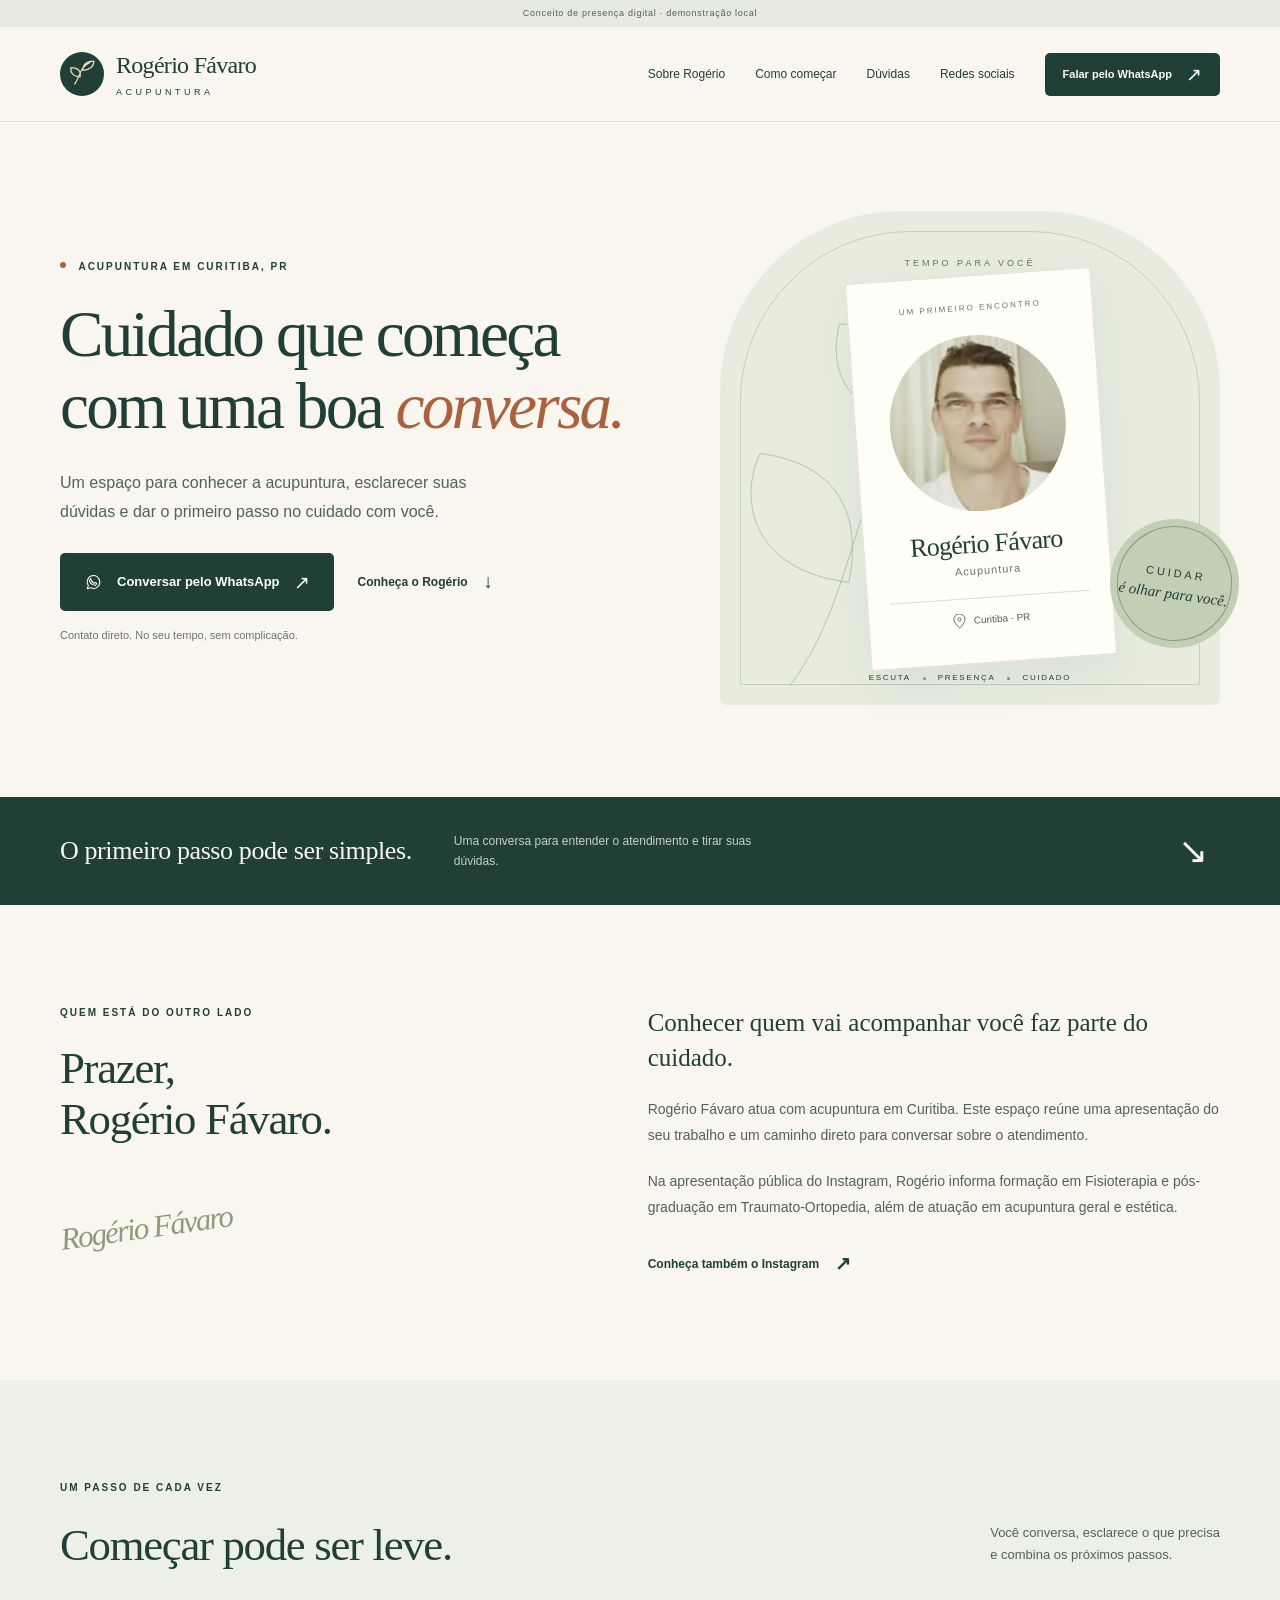
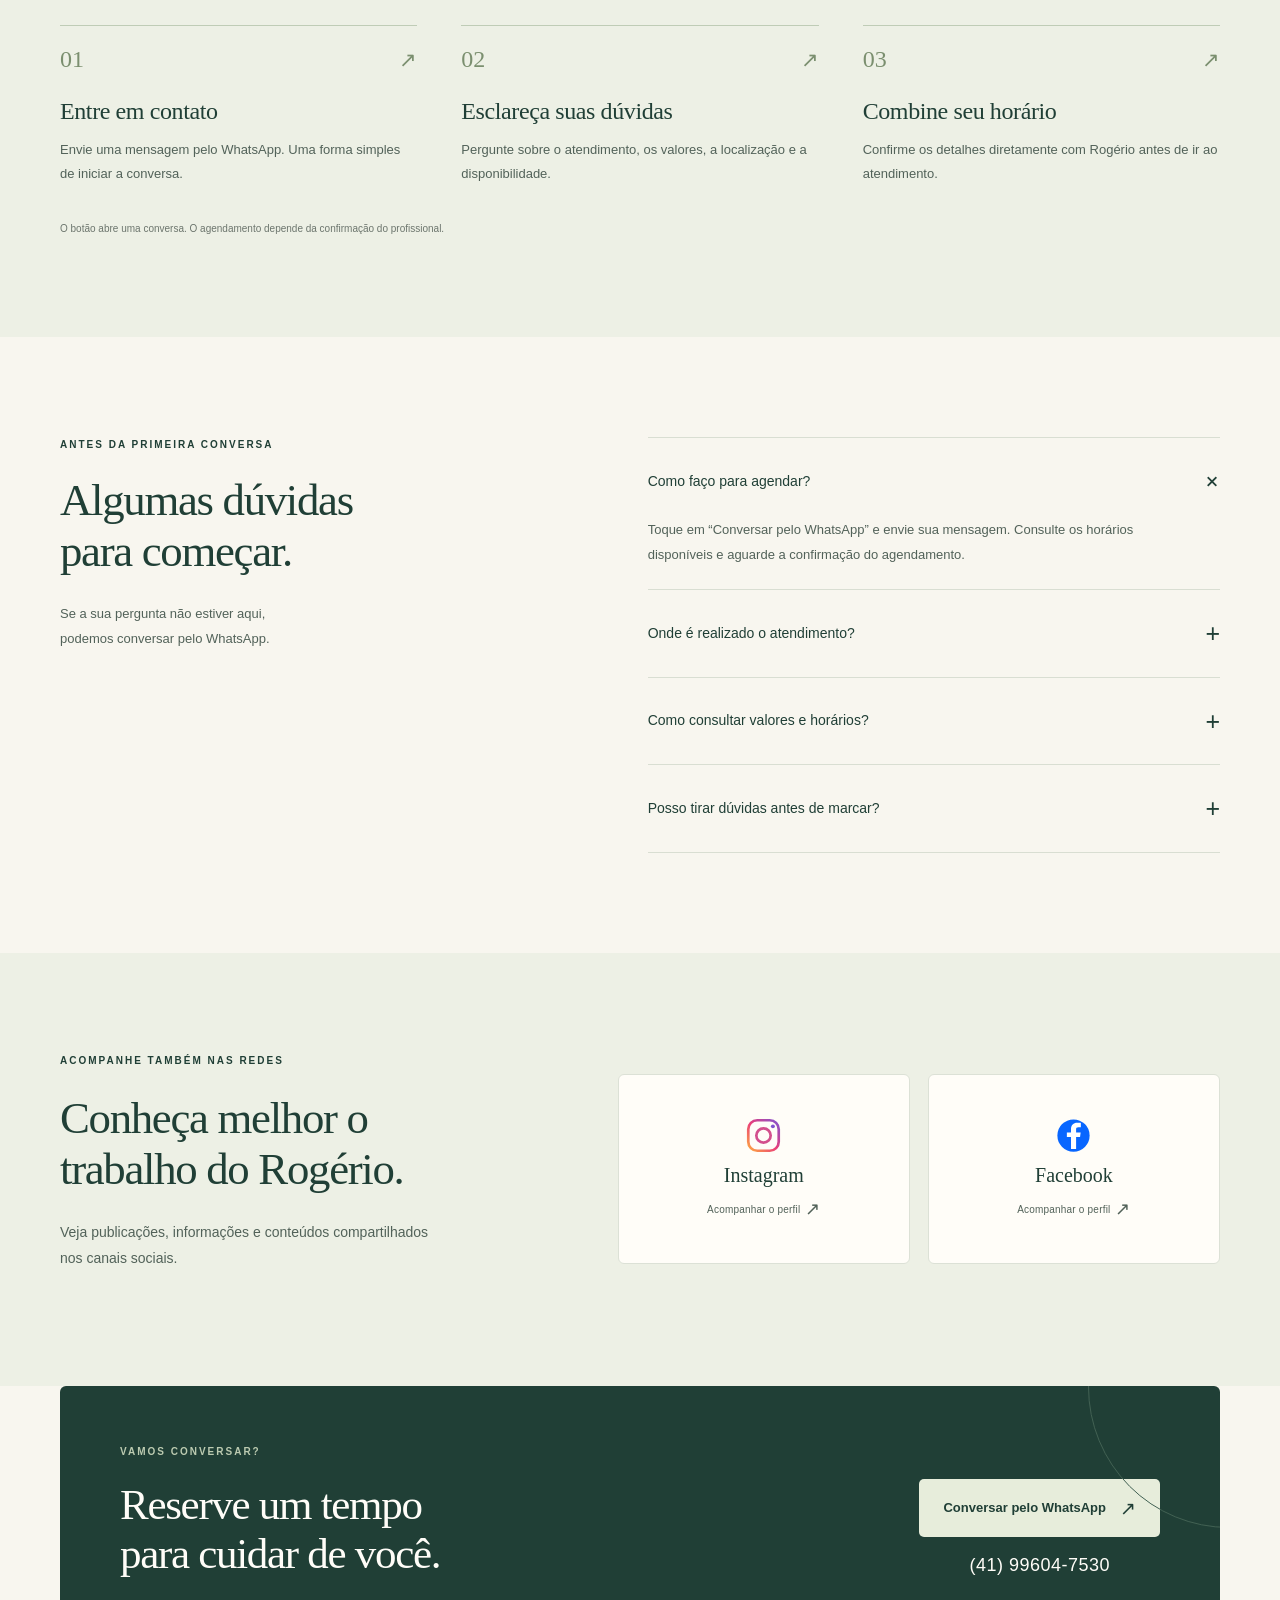
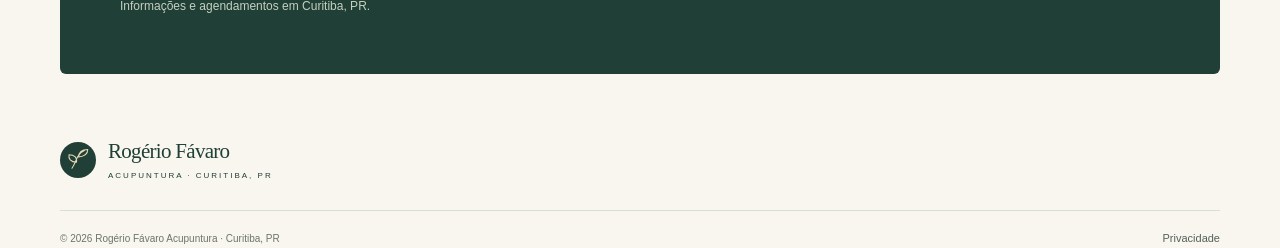
<file: index.html>
<!doctype html>
<html lang="pt-BR">
<head>
  <meta charset="UTF-8">
  <meta name="viewport" content="width=device-width, initial-scale=1">
  <meta name="robots" content="noindex, nofollow">
  <meta name="theme-color" content="#203f36">
  <meta name="description" content="Conheça a proposta de Rogério Fávaro Acupuntura em Curitiba. Informações e agendamentos pelo WhatsApp.">
  <title>Rogério Fávaro Acupuntura • Curitiba</title>
  <link rel="icon" href="assets/marca.svg" type="image/svg+xml">
  <link rel="stylesheet" href="styles.css">
  <script src="site.js" defer></script>
</head>
<body>
  <a class="skip" href="#conteudo">Pular para o conteúdo</a>
  <div class="concept-note">Conceito de presença digital · demonstração local</div>
  <header class="site-header">
    <div class="container header-inner">
      <a class="brand" href="#inicio" aria-label="Rogério Fávaro Acupuntura — início">
        <img src="assets/marca.svg" alt="" width="44" height="44">
        <span>Rogério Fávaro<small>ACUPUNTURA</small></span>
      </a>
      <button class="menu-toggle" aria-expanded="false" aria-controls="navigation" aria-label="Abrir menu"><span></span><span></span></button>
      <nav id="navigation" aria-label="Navegação principal">
        <a href="#sobre">Sobre Rogério</a><a href="#atendimento">Como começar</a><a href="#duvidas">Dúvidas</a><a href="#redes">Redes sociais</a>
        <a class="button button-small" data-whatsapp href="https://wa.me/5541996047530?text=Ol%C3%A1%2C%20Rog%C3%A9rio!%20Gostaria%20de%20informa%C3%A7%C3%B5es%20sobre%20o%20atendimento%20com%20acupuntura." target="_blank" rel="noopener noreferrer">Falar pelo WhatsApp <span aria-hidden="true">↗</span></a>
      </nav>
    </div>
  </header>
  <main id="conteudo">
    <section class="hero container" id="inicio" aria-labelledby="hero-heading">
      <div class="hero-copy">
        <p class="eyebrow"><span class="status-dot"></span> ACUPUNTURA EM CURITIBA, PR</p>
        <h1 id="hero-heading">Cuidado que começa com uma boa <em>conversa.</em></h1>
        <p class="hero-description">Um espaço para conhecer a acupuntura, esclarecer suas dúvidas e dar o primeiro passo no cuidado com você.</p>
        <div class="hero-actions">
          <a class="button" data-whatsapp href="https://wa.me/5541996047530?text=Ol%C3%A1%2C%20Rog%C3%A9rio!%20Gostaria%20de%20informa%C3%A7%C3%B5es%20sobre%20o%20atendimento%20com%20acupuntura." target="_blank" rel="noopener noreferrer"><svg viewBox="0 0 24 24" width="19" height="19" aria-hidden="true"><path d="M20 11.5a8 8 0 0 1-11.9 7L4 20l1.5-4.1A8 8 0 1 1 20 11.5Z"/><path d="M9 8c0 3 1 4 4 5l1-1 2 1c0 2-2 3-4 2-3-1-5-3-5-6l1-2Z"/></svg>Conversar pelo WhatsApp <span aria-hidden="true">↗</span></a>
          <a class="text-link" href="#sobre">Conheça o Rogério <span aria-hidden="true">↓</span></a>
        </div>
        <p class="contact-hint">Contato direto. No seu tempo, sem complicação.</p>
      </div>
      <div class="hero-art" aria-label="Apresentação de Rogério Fávaro">
        <span class="art-label">TEMPO PARA VOCÊ</span>
        <svg class="botanical" viewBox="0 0 400 480" fill="none" aria-hidden="true"><path d="M70 460C160 340 126 192 295 44"/><path d="M134 348C28 335 15 258 38 209c73 9 113 54 96 139ZM157 280c100-9 151-78 130-133-84 7-133 63-130 133ZM207 174c-72-6-97-53-83-105 55 3 95 48 83 105ZM260 92c60-5 86-39 83-76-55-5-83 32-83 76Z"/></svg>
        <div class="portrait-card">
          <span class="portrait-caption">UM PRIMEIRO ENCONTRO</span>
          <div class="portrait-frame"><img id="portrait" src="assets/rogerio-favaro.jpg" width="176" height="176" alt="Rogério Fávaro, foto do perfil público do Instagram"><span class="portrait-fallback" aria-hidden="true">RF</span></div>
          <h2>Rogério Fávaro</h2>
          <p>Acupuntura</p>
          <span class="portrait-location"><svg width="14" height="16" viewBox="0 0 16 20" aria-hidden="true"><path d="M8 18S1 11 1 7a7 7 0 1 1 14 0c0 4-7 11-7 11Z"/><circle cx="8" cy="7" r="2"/></svg> Curitiba · PR</span>
        </div>
        <div class="art-seal"><span>CUIDAR</span><span>é olhar para você.</span></div>
        <span class="art-footnote">ESCUTA <i></i> PRESENÇA <i></i> CUIDADO</span>
      </div>
    </section>
    <div class="intro-band"><div class="container"><p>O primeiro passo pode ser simples.</p><span>Uma conversa para entender o atendimento e tirar suas dúvidas.</span><a href="#atendimento" aria-label="Entender como começar">↘</a></div></div>
    <section class="about section container" id="sobre" aria-labelledby="about-heading">
      <div class="section-heading"><p class="eyebrow">QUEM ESTÁ DO OUTRO LADO</p><h2 id="about-heading">Prazer,<br>Rogério Fávaro.</h2><div class="signature" aria-hidden="true">Rogério Fávaro</div></div>
      <div class="about-copy"><p class="lead">Conhecer quem vai acompanhar você faz parte do cuidado.</p><p>Rogério Fávaro atua com acupuntura em Curitiba. Este espaço reúne uma apresentação do seu trabalho e um caminho direto para conversar sobre o atendimento.</p><p>Na apresentação pública do Instagram, Rogério informa formação em Fisioterapia e pós-graduação em Traumato-Ortopedia, além de atuação em acupuntura geral e estética.</p><a class="text-link" href="https://www.instagram.com/rogerio.favaro.779/" target="_blank" rel="noopener noreferrer">Conheça também o Instagram <span aria-hidden="true">↗</span></a></div>
    </section>
    <section class="start-section section" id="atendimento" aria-labelledby="start-heading"><div class="container">
      <div class="section-top"><div><p class="eyebrow">UM PASSO DE CADA VEZ</p><h2 id="start-heading">Começar pode ser leve.</h2></div><p>Você conversa, esclarece o que precisa<br class="desktop-br"> e combina os próximos passos.</p></div>
      <ol class="steps">
        <li><span class="step-number">01 <span aria-hidden="true">↗</span></span><h3>Entre em contato</h3><p>Envie uma mensagem pelo WhatsApp. Uma forma simples de iniciar a conversa.</p></li>
        <li><span class="step-number">02 <span aria-hidden="true">↗</span></span><h3>Esclareça suas dúvidas</h3><p>Pergunte sobre o atendimento, os valores, a localização e a disponibilidade.</p></li>
        <li><span class="step-number">03 <span aria-hidden="true">↗</span></span><h3>Combine seu horário</h3><p>Confirme os detalhes diretamente com Rogério antes de ir ao atendimento.</p></li>
      </ol>
      <p class="steps-note">O botão abre uma conversa. O agendamento depende da confirmação do profissional.</p>
    </div></section>
    <section class="faq section container" id="duvidas" aria-labelledby="faq-heading">
      <div class="section-heading"><p class="eyebrow">ANTES DA PRIMEIRA CONVERSA</p><h2 id="faq-heading">Algumas dúvidas<br>para começar.</h2><p>Se a sua pergunta não estiver aqui,<br>podemos conversar pelo WhatsApp.</p></div>
      <div class="faq-list">
        <details open><summary>Como faço para agendar?<span aria-hidden="true">+</span></summary><p>Toque em “Conversar pelo WhatsApp” e envie sua mensagem. Consulte os horários disponíveis e aguarde a confirmação do agendamento.</p></details>
        <details><summary>Onde é realizado o atendimento?<span aria-hidden="true">+</span></summary><p><a class="address-link" href="https://www.google.com/maps/search/?api=1&amp;query=Rua%20Fl%C3%A1vio%20Dallegrave%2C%206095%2C%20Curitiba%2C%20PR" target="_blank" rel="noopener noreferrer">Rua Flávio Dallegrave, nº 6095, Curitiba, PR</a></p><a class="map-link" href="https://www.google.com/maps/search/?api=1&amp;query=Rua%20Fl%C3%A1vio%20Dallegrave%2C%206095%2C%20Curitiba%2C%20PR" target="_blank" rel="noopener noreferrer" aria-label="Abrir endereço no Google Maps"><svg viewBox="0 0 48 48" role="img" aria-label="Google Maps"><path fill="#34a853" d="m8 8 12 8-8 23-8-5a5 5 0 0 1-2-7z"/><path fill="#4285f4" d="m20 16 9-7 11 7-12 27-17-4z"/><path fill="#fbbc04" d="m29 9 4-6a5 5 0 0 1 7-2l5 3a5 5 0 0 1 2 7l-7 13z"/><path fill="#ea4335" d="M24 2A15 15 0 0 0 9 17c0 10 15 28 15 28s15-18 15-28A15 15 0 0 0 24 2Z"/><circle cx="24" cy="17" r="6" fill="#fff"/></svg><span>Abrir no Google Maps <span aria-hidden="true">↗</span></span></a></details>
        <details><summary>Como consultar valores e horários?<span aria-hidden="true">+</span></summary><p>As informações atualizadas sobre valores, formas de pagamento e disponibilidade podem ser solicitadas diretamente pelo WhatsApp.</p></details>
        <details><summary>Posso tirar dúvidas antes de marcar?<span aria-hidden="true">+</span></summary><p>Sim. Use o contato para perguntar como funciona o atendimento. Questões sobre a indicação de um tratamento dependem de avaliação individual pelo profissional.</p></details>
      </div>
    </section>
    <section class="social-section section" id="redes" aria-labelledby="social-heading">
      <div class="container social-layout">
        <div class="social-copy"><p class="eyebrow">ACOMPANHE TAMBÉM NAS REDES</p><h2 id="social-heading">Conheça melhor o trabalho do Rogério.</h2><p>Veja publicações, informações e conteúdos compartilhados nos canais sociais.</p></div>
        <div class="social-grid">
          <a class="social-card" href="https://www.instagram.com/rogerio.favaro.779/" target="_blank" rel="noopener noreferrer" aria-label="Conhecer o trabalho no Instagram"><svg class="social-icon instagram-icon" viewBox="0 0 48 48" role="img" aria-label="Instagram"><defs><linearGradient id="ig-gradient" x1="6" y1="42" x2="42" y2="5" gradientUnits="userSpaceOnUse"><stop stop-color="#ffb13d"/><stop offset=".48" stop-color="#ea3e79"/><stop offset="1" stop-color="#7855d7"/></linearGradient></defs><rect x="7" y="7" width="34" height="34" rx="10" fill="none" stroke="url(#ig-gradient)" stroke-width="3"/><circle cx="24" cy="24" r="8" fill="none" stroke="#d34f8d" stroke-width="3"/><circle cx="34.5" cy="13.8" r="2.2" fill="#8053d2"/></svg><span class="social-name">Instagram</span><span class="social-cta">Acompanhar o perfil <span aria-hidden="true">↗</span></span></a>
          <a class="social-card" href="https://www.facebook.com/rogerio.favaro.10/?locale=pt_BR" target="_blank" rel="noopener noreferrer" aria-label="Conhecer o trabalho no Facebook"><svg class="social-icon facebook-icon" viewBox="0 0 48 48" role="img" aria-label="Facebook"><circle cx="24" cy="24" r="18" fill="#0866ff"/><path fill="#fff" d="M26.9 39V25.8h4.4l.7-5.2h-5.1v-3.3c0-1.5.4-2.5 2.6-2.5h2.7v-4.7c-.5-.1-2.2-.2-4.1-.2-4.1 0-6.9 2.5-6.9 7.1v3.6h-4.6v5.2h4.6V39z"/></svg><span class="social-name">Facebook</span><span class="social-cta">Acompanhar o perfil <span aria-hidden="true">↗</span></span></a>
        </div>
      </div>
    </section>
    <section class="contact-section container" id="contato" aria-labelledby="contact-heading"><div class="contact-panel">
      <div><p class="eyebrow">VAMOS CONVERSAR?</p><h2 id="contact-heading">Reserve um tempo<br>para cuidar de você.</h2><p>Informações e agendamentos em Curitiba, PR.</p></div>
      <div class="contact-actions"><a class="button button-light" data-whatsapp href="https://wa.me/5541996047530?text=Ol%C3%A1%2C%20Rog%C3%A9rio!%20Gostaria%20de%20informa%C3%A7%C3%B5es%20sobre%20o%20atendimento%20com%20acupuntura." target="_blank" rel="noopener noreferrer">Conversar pelo WhatsApp <span aria-hidden="true">↗</span></a><a class="phone" href="tel:+5541996047530">(41) 99604-7530</a></div>
    </div></section>
  </main>
  <footer class="container"><div class="footer-main"><a class="brand" href="#inicio"><img src="assets/marca.svg" alt="" width="36" height="36"><span>Rogério Fávaro<small>ACUPUNTURA · CURITIBA, PR</small></span></a></div><div class="footer-bottom"><span>© 2026 Rogério Fávaro Acupuntura · Curitiba, PR</span><button class="privacy-button" type="button" id="privacy-open">Privacidade</button></div></footer>
  <a class="mobile-contact button" data-whatsapp href="https://wa.me/5541996047530?text=Ol%C3%A1%2C%20Rog%C3%A9rio!%20Gostaria%20de%20informa%C3%A7%C3%B5es%20sobre%20o%20atendimento%20com%20acupuntura." target="_blank" rel="noopener noreferrer">Conversar pelo WhatsApp <span aria-hidden="true">↗</span></a>
  <dialog id="privacy-dialog" aria-labelledby="privacy-title"><button class="dialog-close" id="privacy-close" aria-label="Fechar">×</button><p class="eyebrow">SOBRE SEUS DADOS</p><h2 id="privacy-title">Uma visita simples.</h2><p>Este protótipo não possui formulário, ferramentas de análise, publicidade nem cookies de rastreamento. Nenhum dado é cadastrado neste site.</p><p>Ao abrir WhatsApp, Instagram ou Facebook, você acessa serviços externos, sujeitos às próprias políticas de privacidade. O botão de WhatsApp prepara uma mensagem; o envio é feito por você.</p></dialog>
</body>
</html>
</file>
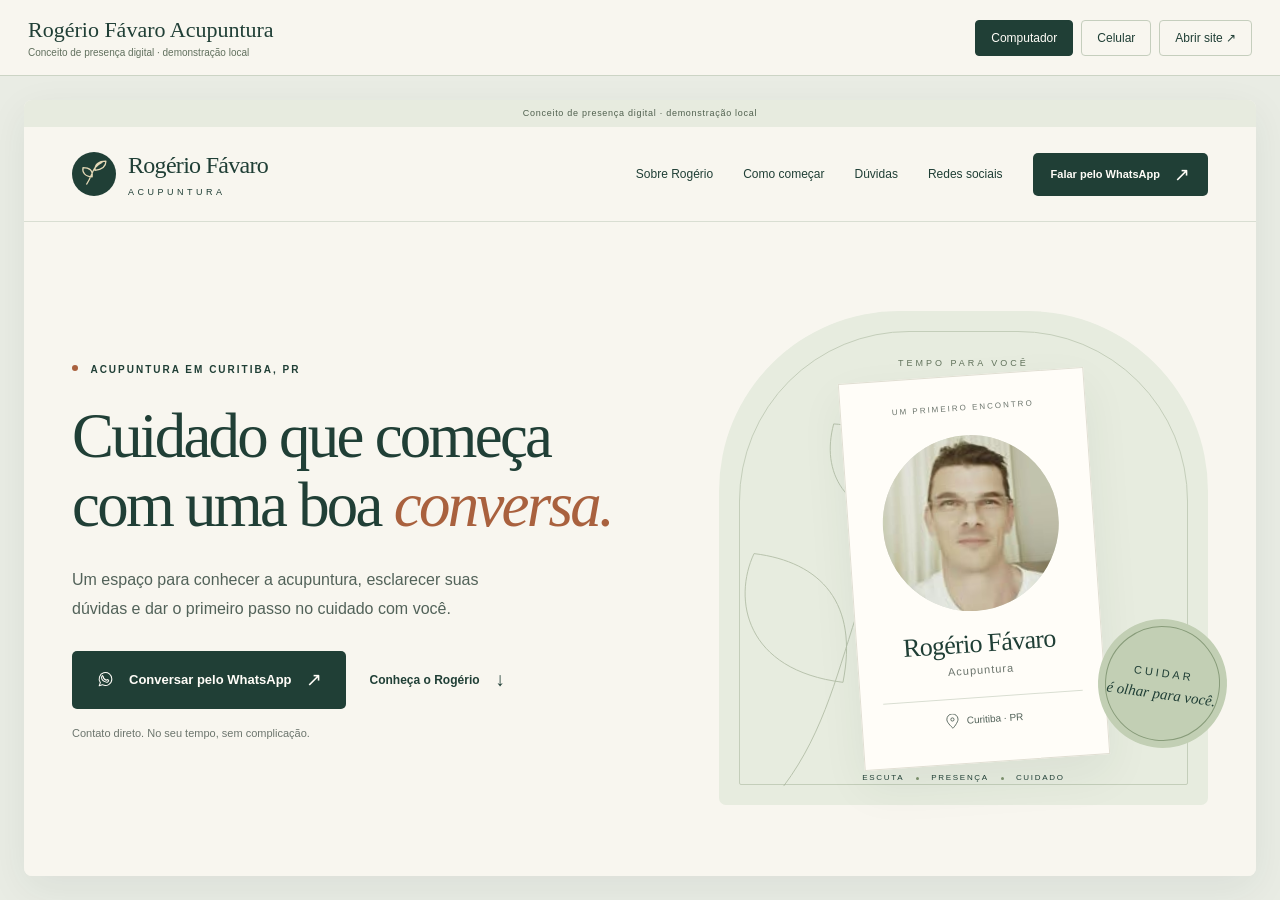
<file: apresentacao.html>
<!doctype html>
<html lang="pt-BR"><head><meta charset="utf-8"><meta name="viewport" content="width=device-width,initial-scale=1"><meta name="robots" content="noindex,nofollow"><title>Apresentação • Rogério Fávaro</title><link rel="icon" href="assets/marca.svg" type="image/svg+xml"><style>
*{box-sizing:border-box}body{margin:0;background:#e9ece4;font-family:'Segoe UI',Arial,sans-serif;color:#203f36}.bar{height:76px;padding:14px 28px;display:flex;align-items:center;justify-content:space-between;border-bottom:1px solid #ccd4c5;background:#f8f6ef;gap:20px}.bar strong{font:22px Georgia,serif}.bar small{display:block;font-size:10px;margin-top:4px;color:#61705e}.tools{display:flex;gap:8px}.tools button,.tools a{font:12px 'Segoe UI',sans-serif;border:1px solid #c5cebd;padding:10px 15px;border-radius:4px;background:transparent;color:#203f36;cursor:pointer;text-decoration:none}.tools button[aria-pressed=true]{background:#203f36;color:#fffdf8;border-color:#203f36}.workspace{height:calc(100vh - 76px);display:flex;justify-content:center;align-items:center;padding:24px}.frame{height:100%;width:100%;border:0;background:#f8f6ef;border-radius:8px;box-shadow:0 12px 40px #203f3612;transition:width .25s;display:block}.workspace.mobile .frame{width:390px;max-width:100%;border:7px solid #203f36;border-radius:29px}.frame:focus-visible,button:focus-visible,a:focus-visible{outline:3px solid #a9613e;outline-offset:3px}@media(max-width:650px){.bar{height:auto;min-height:100px;padding:14px 18px;display:block}.bar strong{font-size:20px}.tools{margin-top:12px}.tools button,.tools a{font-size:11px;padding:8px 12px}.workspace{height:calc(100dvh - 121px);padding:12px}.workspace.mobile .frame{border-width:4px;border-radius:17px}}
</style></head><body><header class="bar"><div><strong>Rogério Fávaro Acupuntura</strong><small>Conceito de presença digital · demonstração local</small></div><div class="tools" role="group" aria-label="Visualização"><button type="button" id="desktop" aria-pressed="true">Computador</button><button type="button" id="mobile" aria-pressed="false">Celular</button><a href="index.html" target="_blank" rel="noopener">Abrir site ↗</a></div></header><main class="workspace" id="workspace"><iframe class="frame" id="site-preview" src="index.html" title="Protótipo de Rogério Fávaro Acupuntura"></iframe></main><script>
const workspace=document.querySelector('#workspace');const desktop=document.querySelector('#desktop');const mobile=document.querySelector('#mobile');function setView(isMobile){workspace.classList.toggle('mobile',isMobile);desktop.setAttribute('aria-pressed',String(!isMobile));mobile.setAttribute('aria-pressed',String(isMobile));}desktop.addEventListener('click',()=>setView(false));mobile.addEventListener('click',()=>setView(true));
</script></body></html>
</file>
<file: styles.css>
:root{--paper:#f8f6ef;--white:#fffdf8;--ink:#203f36;--text:#526259;--muted:#6c756d;--line:#d9ded2;--sage:#e8eddf;--accent:#a9613e;--serif:Georgia,'Times New Roman',serif;--sans:'Segoe UI',Arial,sans-serif}*{box-sizing:border-box}html{scroll-behavior:smooth;scroll-padding-top:110px}body{margin:0;background:var(--paper);color:var(--ink);font-family:var(--sans);font-size:16px;line-height:1.7}a{color:inherit;text-decoration:none}button{font:inherit}button,a,summary{-webkit-tap-highlight-color:transparent}a:focus-visible,button:focus-visible,summary:focus-visible{outline:3px solid var(--accent);outline-offset:5px}::selection{background:#d6dfc8}.container{width:min(1160px,calc(100% - 96px));margin-inline:auto}.skip{position:fixed;top:-80px;left:16px;background:white;padding:12px;z-index:20}.skip:focus{top:16px}.concept-note{padding:6px 20px;background:#e7ebdf;text-align:center;font-size:10px;letter-spacing:.12em;text-transform:uppercase;color:#50604e}.concept-note span{padding:0 10px}.site-header{background:rgba(248,246,239,.98);border-bottom:1px solid var(--line);position:sticky;top:0;z-index:10}.header-inner{display:flex;align-items:center;justify-content:space-between;min-height:94px;gap:24px}.brand{display:flex;align-items:center;gap:12px;line-height:1.2;flex-shrink:0}.brand>span{font-family:var(--serif);font-size:24px;letter-spacing:-.7px}.brand small{display:block;font:9px var(--sans);letter-spacing:3.5px;margin-top:7px}.site-header nav{display:flex;align-items:center;gap:30px;font-size:12px;font-weight:500}.site-header nav>a:not(.button):hover,.text-link:hover,.social-links a:hover{color:var(--accent)}.button{display:inline-flex;align-items:center;justify-content:center;gap:14px;background:var(--ink);color:var(--white);font-size:13px;font-weight:600;padding:17px 23px;border:1px solid transparent;border-radius:5px;min-height:52px;transition:background .2s,transform .2s;text-align:center}.button:hover{background:#31594b;transform:translateY(-2px)}.button>span{font-size:19px;font-weight:400;line-height:1}.button svg{fill:none;stroke:currentColor;stroke-width:1.3;stroke-linejoin:round}.button-small{padding:11px 17px;min-height:43px;font-size:11px}.menu-toggle{display:none}.hero{display:grid;grid-template-columns:1.2fr 1fr;align-items:center;gap:60px;padding-block:72px 76px;min-height:675px}.eyebrow{font-size:10px;letter-spacing:2px;font-weight:600;margin:0 0 24px;line-height:1.6}.status-dot{display:inline-block;width:6px;height:6px;border-radius:50%;background:var(--accent);margin-right:8px;vertical-align:2px}h1,h2,h3,p{overflow-wrap:break-word}h1{font:clamp(48px,5.1vw,68px)/1.09 var(--serif);letter-spacing:-2.7px;margin:0;max-width:610px;font-weight:400}h1 em{color:var(--accent);font-weight:400}.hero-description{font-size:16px;line-height:1.8;color:var(--text);max-width:435px;margin:27px 0}.hero-actions{display:flex;flex-wrap:wrap;align-items:center;gap:24px}.text-link{font-size:12px;font-weight:600;display:inline-flex;align-items:center;gap:16px}.text-link span{font-size:19px}.contact-hint{font-size:11px;color:var(--muted);margin-top:15px}.hero-art{position:relative;min-height:494px;display:grid;place-items:center;background:#e7ecdf;border-radius:180px 180px 7px 7px;isolation:isolate}.hero-art:before{content:'';position:absolute;inset:20px;border:1px solid #c4ceba;border-radius:170px 170px 2px 2px;z-index:-1}.art-label{position:absolute;top:45px;font-size:9px;letter-spacing:3px;color:#62735c}.botanical{position:absolute;height:90%;width:90%;left:-35px;bottom:0;stroke:#9ba98d;stroke-width:1;opacity:.65;z-index:-1}.portrait-card{width:246px;padding:25px 22px 26px;background:var(--white);box-shadow:0 18px 45px #273f3010;border:1px solid #e1dfd3;text-align:center;transform:rotate(-4deg);margin:23px 0 0 21px}.portrait-caption{font-size:8px;letter-spacing:2px;color:var(--muted);display:block;margin-bottom:20px}.portrait-frame{width:176px;height:176px;background:#e3e4d8;border-radius:50%;overflow:hidden;margin:0 auto;position:relative}.portrait-frame img{width:100%;height:100%;object-fit:cover;position:relative;z-index:1}.portrait-fallback{position:absolute;inset:0;display:grid;place-items:center;font:60px var(--serif);color:#62735c}.portrait-card h2{font:26px var(--serif);letter-spacing:-.7px;margin:18px 0 2px}.portrait-card p{font-size:11px;letter-spacing:1px;margin:0 0 18px;color:var(--muted)}.portrait-location{display:inline-flex;align-items:center;gap:7px;font-size:10px;color:var(--text);padding-top:13px;border-top:1px solid var(--line);width:100%;justify-content:center}.portrait-location svg{fill:none;stroke:currentColor;stroke-width:1.1}.art-seal{position:absolute;right:-19px;bottom:57px;background:#c2cfb4;width:129px;height:129px;border-radius:50%;display:flex;flex-direction:column;align-items:center;justify-content:center;transform:rotate(8deg);outline:1px solid #889c7a;outline-offset:-8px}.art-seal span:first-child{font-size:11px;letter-spacing:3px}.art-seal span:last-child{font:italic 15px var(--serif);margin-top:4px}.art-footnote{position:absolute;bottom:20px;font-size:8px;letter-spacing:1.7px;display:flex;align-items:center;gap:12px}.art-footnote i{height:3px;width:3px;border-radius:50%;background:#7a8e6b}.intro-band{background:var(--ink);color:var(--paper)}.intro-band>.container{min-height:108px;display:flex;align-items:center;gap:42px}.intro-band p{font:26px var(--serif);letter-spacing:-.4px;flex-shrink:0}.intro-band span{font-size:12px;color:#c6d1c4;max-width:320px}.intro-band a{margin-left:auto;font:36px var(--serif);padding:8px 12px}.section{padding-block:100px}.about,.faq{display:grid;grid-template-columns:1fr 1.15fr;gap:90px}.section h2,.contact-panel h2{font:clamp(34px,3.5vw,46px)/1.14 var(--serif);letter-spacing:-1.3px;margin:0 0 25px}.section-heading .eyebrow{margin-bottom:22px}.signature{font:italic 31px var(--serif);color:#8c9c7b;transform:rotate(-8deg);margin-top:40px;display:inline-block;letter-spacing:-1.8px}.about-copy>p{color:var(--text);font-size:14px;line-height:1.85;margin:0 0 20px}.about-copy .lead{font:25px/1.4 var(--serif);color:var(--ink);margin-bottom:22px}.about-copy .editorial-note{border-left:2px solid #c3cbb7;padding:2px 0 2px 15px;font-size:11px;color:var(--muted)}.about-copy .text-link{margin-top:7px}.start-section{background:#edf0e5}.section-top{display:flex;justify-content:space-between;align-items:flex-end;gap:30px}.section-top h2{margin-bottom:0}.section-top>p{font-size:13px;color:var(--text);margin:0 0 5px}.steps{display:grid;grid-template-columns:repeat(3,1fr);gap:44px;list-style:none;padding:0;margin:54px 0 0}.steps li{border-top:1px solid #bfccb6;padding:20px 0 0}.step-number{display:flex;justify-content:space-between;align-items:center;font:24px var(--serif);color:#7b8f6f}.step-number>span{font:21px var(--sans)}.steps h3{font:24px var(--serif);letter-spacing:-.4px;margin:25px 0 13px}.steps li p{font-size:13px;color:var(--text);line-height:1.85;margin:0}.steps-note{font-size:10px;color:var(--muted);margin:34px 0 0}.faq .section-heading>p:last-child{font-size:13px;color:var(--text);line-height:1.9}.faq-list{border-top:1px solid var(--line)}details{border-bottom:1px solid var(--line);padding:22px 0}summary{cursor:pointer;list-style:none;display:flex;justify-content:space-between;gap:20px;align-items:center;font-size:14px;font-weight:500}summary::-webkit-details-marker{display:none}summary span{font-size:25px;font-weight:300;transition:transform .2s}details[open] summary span{transform:rotate(45deg)}details p{font-size:13px;line-height:1.9;color:var(--text);margin:15px 35px 0 0}.contact-section{padding-bottom:65px}.contact-panel{background:var(--ink);color:var(--white);padding:58px 60px;border-radius:6px;display:flex;align-items:center;justify-content:space-between;gap:36px;position:relative;overflow:hidden}.contact-panel:after{content:'';width:280px;height:280px;border:1px solid #426153;border-radius:50%;position:absolute;right:-150px;top:-140px;pointer-events:none}.contact-panel .eyebrow{color:#bccbb1;margin-bottom:20px}.contact-panel h2{font-size:43px;margin-bottom:18px}.contact-panel p:last-child{font-size:12px;color:#c4d0c0;margin:0}.contact-actions{display:flex;flex-direction:column;align-items:center;gap:13px;flex-shrink:0}.button-light{background:#e7eddb;color:var(--ink)}.button-light:hover{background:#fffdf8}.phone{font-size:18px;letter-spacing:.5px}.contact-actions>span{font-size:10px;color:#bfcbb8}.footer-main{display:flex;justify-content:space-between;align-items:center;padding:0 0 30px}.footer-main .brand>span{font-size:21px}.footer-main .brand small{font-size:8px;letter-spacing:2px}.social-links{display:flex;gap:28px;font-size:12px}.footer-bottom{border-top:1px solid var(--line);display:flex;justify-content:space-between;align-items:center;gap:24px;padding-top:18px;font-size:10px;color:var(--muted)}.privacy-button{padding:0;background:transparent;border:0;font-size:11px;color:var(--text);cursor:pointer}.prototype-footer{font-size:9px;color:var(--muted);margin:13px 0 22px}.mobile-contact{display:none}dialog{width:min(520px,calc(100% - 40px));padding:40px;border:1px solid var(--line);background:var(--paper);color:var(--ink);border-radius:9px}dialog::backdrop{background:#10281fc9}dialog h2{font:36px var(--serif);letter-spacing:-1px}dialog p{font-size:14px;color:var(--text)}.dialog-close{position:absolute;top:8px;right:14px;border:0;background:none;font-size:28px;color:var(--ink);cursor:pointer}
@media(min-width:1440px){.hero{padding-block:86px;min-height:730px}}@media(max-width:1100px){.container{width:calc(100% - 64px)}.site-header nav{gap:20px}.site-header nav>.button{display:none}.hero{gap:36px}.hero-actions{gap:18px}.hero-art{min-height:465px}.art-seal{right:-10px;width:111px;height:111px}.portrait-card{width:230px;padding-inline:18px}.art-seal span:last-child{font-size:13px}.about,.faq{gap:54px}.contact-panel{padding:45px 40px}.contact-panel h2{font-size:36px}.intro-band>.container{gap:25px}}@media(max-width:760px){html{scroll-padding-top:90px}.container{width:calc(100% - 40px)}.concept-note{font-size:8px;padding:6px 10px;letter-spacing:.6px}.concept-note span{padding:0 4px}.header-inner{min-height:78px}.brand{gap:10px}.brand>span{font-size:22px}.brand img{width:38px;height:38px}.brand small{font-size:8px;letter-spacing:3px;margin-top:6px}.menu-toggle{display:flex;justify-content:center;flex-direction:column;gap:6px;width:44px;height:44px;border:1px solid var(--line);background:transparent;border-radius:4px;padding:12px;cursor:pointer}.menu-toggle span{height:1px;background:var(--ink);width:18px;transition:transform .2s}.menu-toggle[aria-expanded=true] span:first-child{transform:translateY(3.5px) rotate(45deg)}.menu-toggle[aria-expanded=true] span:last-child{transform:translateY(-3.5px) rotate(-45deg)}.site-header nav{display:none;position:absolute;left:0;top:100%;width:100%;padding:14px 20px 22px;background:var(--paper);border-bottom:1px solid var(--line);box-shadow:0 10px 15px #203f3608;font-size:14px}.site-header nav.is-open{display:flex;flex-direction:column;align-items:stretch;gap:0}.site-header nav>a{padding:12px 8px}.site-header nav>.button{display:flex;margin-top:8px}.hero{grid-template-columns:1fr;padding-block:42px 44px;gap:36px;min-height:0}.eyebrow{font-size:9px;letter-spacing:1.6px;margin-bottom:20px}h1{font-size:clamp(44px,11.9vw,65px);letter-spacing:-2px;max-width:550px;line-height:1.07}.hero-description{font-size:14px;line-height:1.85;margin:24px 0;max-width:440px}.hero-actions{gap:21px;align-items:flex-start;flex-direction:column}.hero-actions .button{width:100%;font-size:13px}.hero-actions .text-link{font-size:12px}.contact-hint{font-size:10px;margin-top:11px}.hero-art{width:min(100%,440px);margin:0 auto;min-height:415px;border-radius:160px 160px 7px 7px}.hero-art:before{inset:15px}.art-label{top:28px}.portrait-card{margin:14px 0 0 0;padding:17px 19px 20px;width:220px}.portrait-caption{margin-bottom:14px;font-size:7px}.portrait-frame{height:150px;width:150px}.portrait-card h2{font-size:24px;margin-top:14px}.portrait-card p{margin-bottom:10px}.portrait-location{padding-top:10px}.art-seal{right:-2px;bottom:55px;width:103px;height:103px}.art-seal span:first-child{font-size:9px}.art-seal span:last-child{font-size:12px}.art-footnote{bottom:18px;font-size:7px}.intro-band>.container{padding-block:26px;min-height:0;display:grid;grid-template-columns:1fr 30px;gap:10px 18px}.intro-band p{font-size:23px;margin:0}.intro-band span{font-size:12px;max-width:280px}.intro-band a{grid-row:1/3;grid-column:2;font-size:30px;padding:0}.section{padding-block:62px}.about,.faq{grid-template-columns:1fr;gap:26px}.section h2{font-size:38px;letter-spacing:-1px;margin-bottom:18px}.signature{display:none}.section-heading .eyebrow{margin-bottom:17px}.about-copy .lead{font-size:24px}.about-copy>p{font-size:14px}.section-top{display:block}.section-top>p{margin-top:20px}.desktop-br{display:none}.steps{grid-template-columns:1fr;gap:28px;margin-top:34px}.steps li{padding-top:15px;display:grid;grid-template-columns:45px 1fr;gap:0 15px}.step-number{display:block;grid-row:1/3;font-size:22px;padding-top:3px}.step-number>span{display:none}.steps h3{margin:4px 0 9px;font-size:24px}.steps li p{grid-column:2;font-size:13px}.steps-note{margin-top:25px;font-size:10px}.faq{gap:20px}.faq .section-heading>p:last-child{margin-top:0}details{padding-block:20px}summary{font-size:14px}details p{margin-right:15px}.contact-section{padding-bottom:48px}.contact-panel{display:block;padding:33px 25px}.contact-panel h2{font-size:35px}.contact-panel .eyebrow{font-size:9px}.contact-actions{margin-top:29px;align-items:stretch;gap:12px}.contact-actions .phone,.contact-actions>span{text-align:center}.contact-actions .button{font-size:12px;padding-inline:15px}.footer-main{display:block;padding-bottom:25px}.social-links{margin-top:27px;font-size:12px}.footer-bottom{font-size:9px;gap:12px;align-items:flex-start}.privacy-button{font-size:10px;white-space:nowrap}.prototype-footer{font-size:9px;margin-bottom:95px}.mobile-contact{display:flex;position:fixed;z-index:15;bottom:calc(12px + env(safe-area-inset-bottom));left:16px;right:16px;box-shadow:0 7px 28px #142c3540;min-height:52px;border:1px solid #ffffff33}dialog{padding:32px 25px}dialog h2{font-size:30px}}
@media(max-width:760px){.mobile-contact{display:none}body.show-mobile-contact .mobile-contact{display:flex}}
@media(prefers-reduced-motion:reduce){html{scroll-behavior:auto}*,*:before,*:after{transition:none!important}}
.concept-note{text-transform:none;letter-spacing:.08em;font-size:9px}.address-link{text-decoration:underline;text-decoration-color:#a8b5a1;text-underline-offset:3px}.map-link{display:inline-flex;align-items:center;gap:10px;margin:8px 0 0 0;color:var(--ink);font-size:12px;font-weight:600}.map-link>svg{width:25px;height:25px;flex:none}.map-link>span>span,.social-cta>span{font-size:18px;font-weight:400;margin-left:5px}.social-section{background:#edf0e5}.social-layout{display:grid;grid-template-columns:.9fr 1.1fr;align-items:center;gap:65px}.social-copy h2{max-width:430px}.social-copy>p:last-child{max-width:390px;color:var(--text);font-size:14px;line-height:1.85}.social-grid{display:grid;grid-template-columns:repeat(2,minmax(0,1fr));gap:18px}.social-card{min-height:190px;padding:23px 16px;background:var(--white);border:1px solid #dce1d6;border-radius:6px;display:flex;flex-direction:column;align-items:center;justify-content:center;gap:7px;text-align:center;transition:transform .2s,box-shadow .2s,border-color .2s}.social-card:hover{transform:translateY(-3px);box-shadow:0 12px 28px #203f3610;border-color:#bdc9b5}.social-icon{width:43px;height:43px}.social-name{font:20px var(--serif)}.social-cta{font-size:10px;letter-spacing:.02em;color:var(--text);display:inline-flex;align-items:center}.social-card:focus-visible{outline-color:var(--accent)}@media(max-width:760px){.concept-note{font-size:8px;letter-spacing:.04em}.map-link{font-size:12px}.social-layout{grid-template-columns:1fr;gap:18px}.social-copy>p:last-child{font-size:13px;margin-bottom:10px}.social-grid{gap:10px}.social-card{min-height:152px;padding:16px 8px}.social-icon{width:39px;height:39px}.social-name{font-size:18px}.social-cta{font-size:9px}}
</file>
